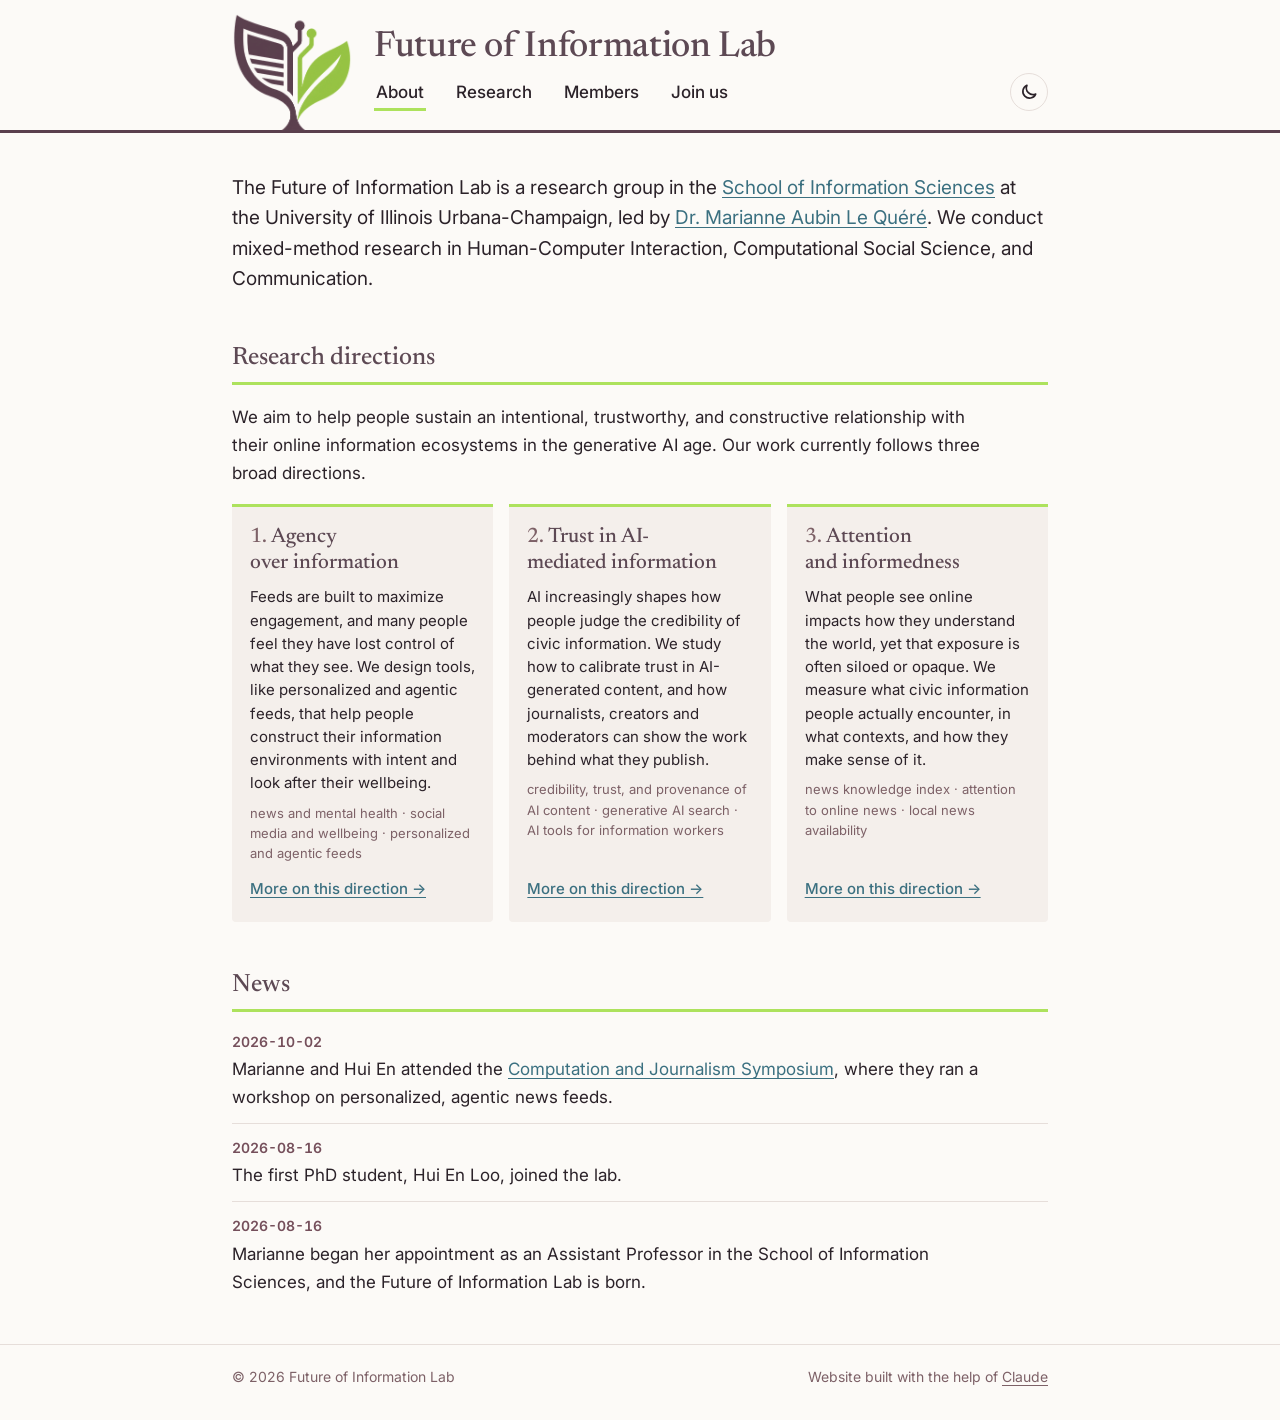
<file: index.html>
<!doctype html>
<html lang="en">
<head>
  <meta charset="utf-8">
  <meta name="viewport" content="width=device-width, initial-scale=1, viewport-fit=cover">
  <title>Future of Information Lab</title>
  <meta name="description" content="The Future of Information Lab (FOiL) at the University of Illinois Urbana-Champaign helps people sustain an intentional, trustworthy, and constructive relationship with their online information ecosystems.">
  <meta property="og:type" content="website">
  <meta property="og:site_name" content="Future of Information Lab">
  <meta property="og:title" content="Future of Information Lab">
  <meta property="og:description" content="The Future of Information Lab (FOiL) at the University of Illinois Urbana-Champaign helps people sustain an intentional, trustworthy, and constructive relationship with their online information ecosystems.">
  <meta property="og:url" content="https://future-of-information-lab.github.io/">
  <meta property="og:image" content="https://future-of-information-lab.github.io/assets/social-card.png">
  <meta property="og:image:width" content="1200">
  <meta property="og:image:height" content="630">
  <meta property="og:image:alt" content="The FOiL leaf logo beside the name Future of Information Lab">
  <meta name="twitter:card" content="summary_large_image">
  <link rel="icon" href="favicon.png" type="image/png">
  <link rel="apple-touch-icon" href="apple-touch-icon.png">
  <link rel="preconnect" href="https://fonts.googleapis.com">
  <link rel="preconnect" href="https://fonts.gstatic.com" crossorigin>
  <link rel="stylesheet" href="https://fonts.googleapis.com/css2?family=Newsreader:ital,opsz,wght@0,6..72,400;0,6..72,500;0,6..72,600;1,6..72,400&amp;family=Inter:opsz,wght@14..32,400;14..32,500;14..32,600&amp;display=swap">
  <link rel="stylesheet" href="assets/css/foil.css?v=20261009o">
</head>
<body>
<script>
  /* apply a saved day/night choice before the page paints */
  try { var t = localStorage.getItem('foil-theme'); if (t) document.documentElement.setAttribute('data-theme', t); } catch (e) {}
</script>
<a class="skip" href="#main">Skip to content</a>
<header class="site-header" id="site-header">
  <div class="masthead wrap">
    <a class="brand brand-full" href="index.html" aria-label="Future of Information Lab, home">
      <img class="logo-light" src="assets/logo/foil-mark.png" alt="" width="255" height="256">
      <img class="logo-dark" src="assets/logo/foil-mark-night.png" alt="" width="255" height="256">
      <span class="wordmark">Future of Information Lab</span>
    </a>
  </div>
  <div class="bar wrap">
    <a class="brand brand-compact" href="index.html" aria-label="FOiL, home">
      <img class="logo-light" src="assets/logo/foil-mark.png" alt="" width="255" height="256">
      <img class="logo-dark" src="assets/logo/foil-mark-night.png" alt="" width="255" height="256">
      <span class="wordmark-short" aria-hidden="true">FO<span class="foil-i">ı</span>L</span>
    </a>
    <nav class="site-nav" aria-label="Main">
      <ul>
        <li><a href="index.html" aria-current="page">About</a></li>
        <li><a href="research.html">Research</a></li>
        <li><a href="members.html">Members</a></li>
        <li><a href="join.html">Join us</a></li>
      </ul>
    </nav>
    <button class="theme-toggle" type="button" id="theme-toggle" aria-label="Switch to night mode" title="Switch to night mode">
      <svg class="icon-moon" viewBox="0 0 24 24" width="20" height="20" aria-hidden="true"><path d="M20 14.5A8 8 0 0 1 9.5 4a8 8 0 1 0 10.5 10.5Z" fill="none" stroke="currentColor" stroke-width="2" stroke-linejoin="round"/></svg>
      <svg class="icon-sun" viewBox="0 0 24 24" width="20" height="20" aria-hidden="true"><circle cx="12" cy="12" r="4.5" fill="none" stroke="currentColor" stroke-width="2"/><path d="M12 2.5v2.5M12 19v2.5M2.5 12H5M19 12h2.5M5.3 5.3l1.8 1.8M16.9 16.9l1.8 1.8M5.3 18.7l1.8-1.8M16.9 7.1l1.8-1.8" stroke="currentColor" stroke-width="2" stroke-linecap="round"/></svg>
    </button>
  </div>
</header>

<main id="main" class="wrap">
  <h1 class="sr-only">Future of Information Lab</h1>
  <section class="about" aria-label="About the lab">
    <p class="lead">The Future of Information Lab is a research group in the <a href="https://ischool.illinois.edu/">School of Information Sciences</a> at the University of Illinois Urbana-Champaign, led by <a href="members.html">Dr. Marianne Aubin Le Quéré</a>. We conduct mixed-method research in Human-Computer Interaction, Computational Social Science, and Communication.</p>
  </section>

  <section aria-labelledby="directions-title">
    <h2 class="section-title" id="directions-title">Research directions</h2>
    <p>We aim to help people sustain an intentional, trustworthy, and constructive relationship with their online information ecosystems in the generative AI age. Our work currently follows three broad directions.</p>
    <ol class="dir-cards">
      <li class="dir-card">
        <h3>Agency over information</h3>
        <p>Feeds are built to maximize engagement, and many people feel they have lost control of what they see. We design tools, like personalized and agentic feeds, that help people construct their information environments with intent and look after their wellbeing.</p>
        <p class="dir-themes">news and mental health · social media and wellbeing · personalized and agentic feeds</p>
        <a class="more" href="research.html#agency">More on this direction →</a>
      </li>
      <li class="dir-card">
        <h3>Trust in AI-mediated information</h3>
        <p>AI increasingly shapes how people judge the credibility of civic information. We study how to calibrate trust in AI-generated content, and how journalists, creators and moderators can show the work behind what they publish.</p>
        <p class="dir-themes">credibility, trust, and provenance of AI content · generative AI search · AI tools for information workers</p>
        <a class="more" href="research.html#trust">More on this direction →</a>
      </li>
      <li class="dir-card">
        <h3>Attention and informedness</h3>
        <p>What people see online impacts how they understand the world, yet that exposure is often siloed or opaque. We measure what civic information people actually encounter, in what contexts, and how they make sense of it.</p>
        <p class="dir-themes">news knowledge index · attention to online news · local news availability</p>
        <a class="more" href="research.html#attention">More on this direction →</a>
      </li>
    </ol>
  </section>

  <section aria-labelledby="news-title">
    <h2 class="section-title" id="news-title">News</h2>
    <ul class="news">
      <li><time datetime="2026-10-02">2026-10-02</time><p>Marianne and Hui En attended the <a href="https://www.cj2026.northwestern.edu">Computation and Journalism Symposium</a>, where they ran a workshop on personalized, agentic news feeds.</p></li>
      <li><time datetime="2026-08-16">2026-08-16</time><p>The first PhD student, Hui En Loo, joined the lab.</p></li>
      <li><time datetime="2026-08-16">2026-08-16</time><p>Marianne began her appointment as an Assistant Professor in the School of Information Sciences, and the Future of Information Lab is born.</p></li>
    </ul>
  </section>
</main>

<footer class="site-footer">
  <div class="wrap">
    <p>© 2026 Future of Information Lab</p>
    <p>Website built with the help of <a href="https://www.anthropic.com/claude">Claude</a></p>
  </div>
</footer>
<script>
  /* day/night toggle: follows the system setting until the visitor picks one */
  (function () {
    var root = document.documentElement;
    var btn = document.getElementById('theme-toggle');
    var media = window.matchMedia('(prefers-color-scheme: dark)');
    function current() { return root.getAttribute('data-theme') || (media.matches ? 'dark' : 'light'); }
    function sync() {
      var dark = current() === 'dark';
      var text = dark ? 'Switch to day mode' : 'Switch to night mode';
      btn.setAttribute('aria-label', text);
      btn.title = text;
    }
    btn.addEventListener('click', function () {
      var next = current() === 'dark' ? 'light' : 'dark';
      root.setAttribute('data-theme', next);
      try { localStorage.setItem('foil-theme', next); } catch (e) {}
      sync();
    });
    if (media.addEventListener) media.addEventListener('change', sync);
    sync();
  })();

  /* pin the menu bar: once the masthead has scrolled away, show the compact FOiL logo */
  (function () {
    var header = document.getElementById('site-header');
    var masthead = header.querySelector('.masthead');
    var limit = masthead.offsetHeight - 1;
    function update() {
      header.classList.toggle('is-stuck', window.scrollY >= limit);
    }
    function measure() { limit = masthead.offsetHeight - 1; update(); }
    window.addEventListener('scroll', update, { passive: true });
    window.addEventListener('resize', measure);
    window.addEventListener('pageshow', measure);
    update();
  })();
</script>
</body>
</html>
</file>
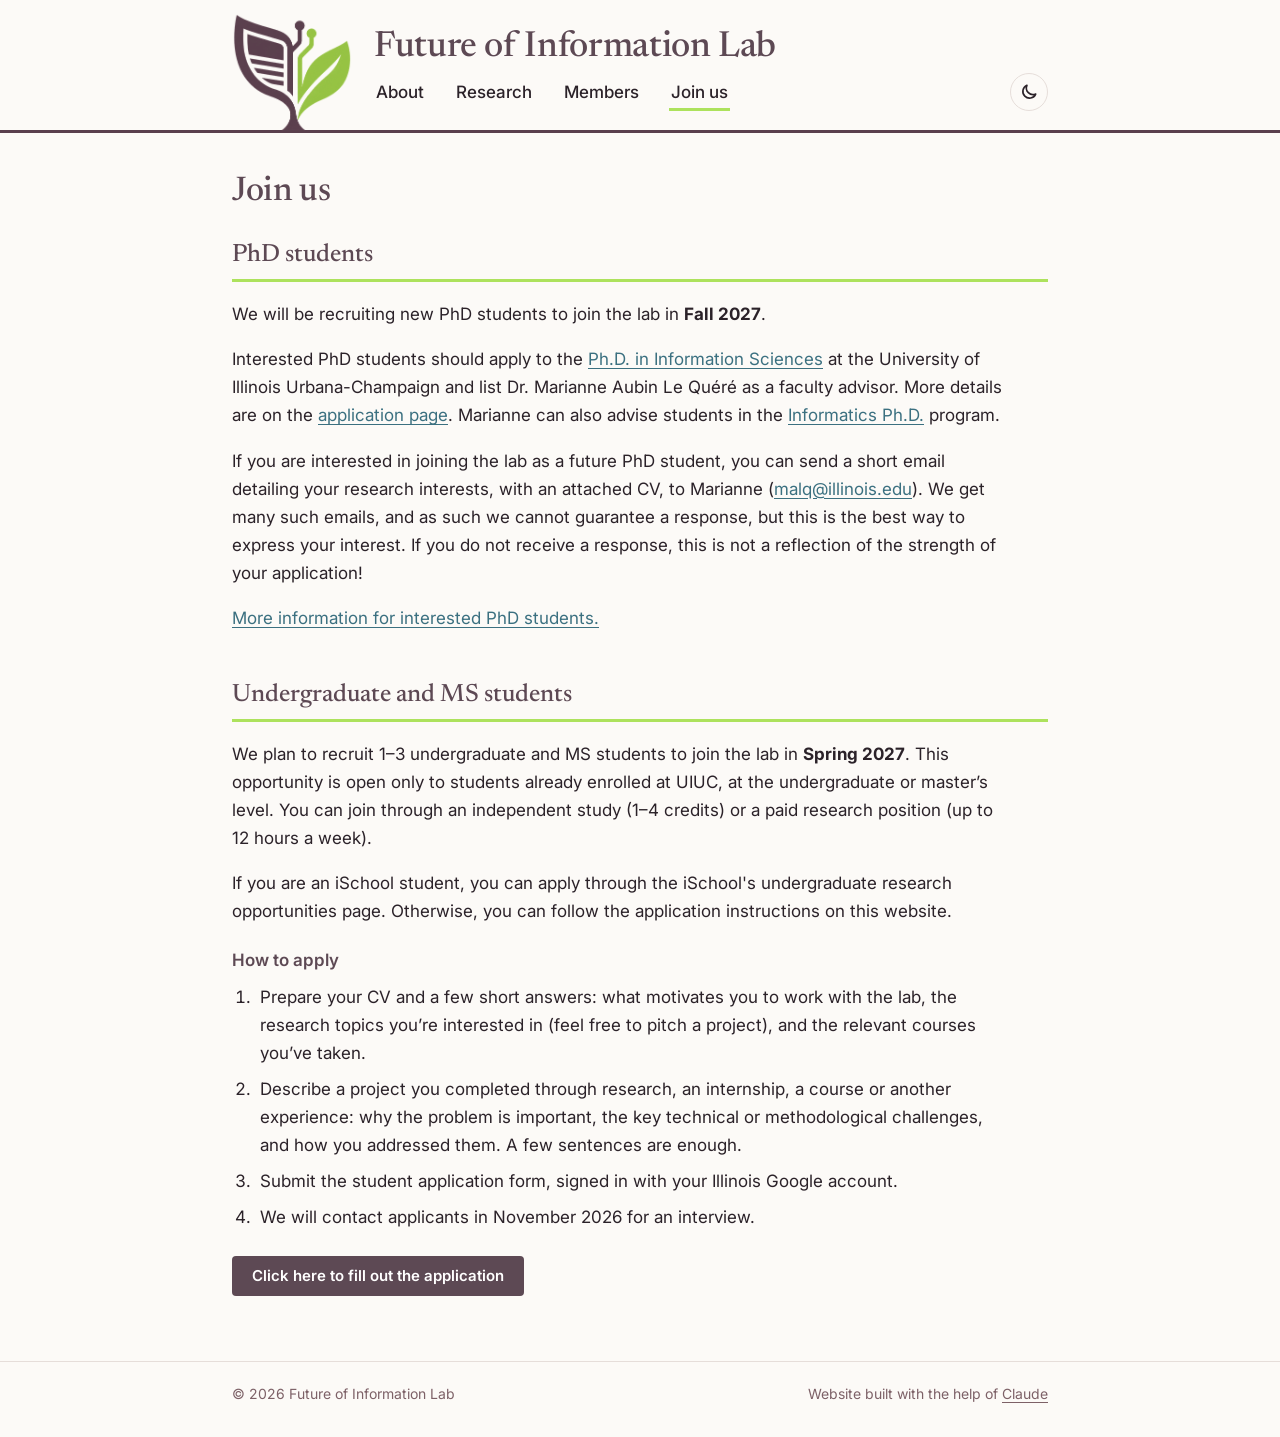
<file: join.html>
<!doctype html>
<html lang="en">
<head>
  <meta charset="utf-8">
  <meta name="viewport" content="width=device-width, initial-scale=1, viewport-fit=cover">
  <title>Join us · Future of Information Lab</title>
  <meta name="description" content="How to join the Future of Information Lab as a PhD, MS or undergraduate student.">
  <meta property="og:type" content="website">
  <meta property="og:site_name" content="Future of Information Lab">
  <meta property="og:title" content="Join us · Future of Information Lab">
  <meta property="og:description" content="How to join the Future of Information Lab as a PhD, MS or undergraduate student.">
  <meta property="og:url" content="https://future-of-information-lab.github.io/join.html">
  <meta property="og:image" content="https://future-of-information-lab.github.io/assets/social-card.png">
  <meta property="og:image:width" content="1200">
  <meta property="og:image:height" content="630">
  <meta property="og:image:alt" content="The FOiL leaf logo beside the name Future of Information Lab">
  <meta name="twitter:card" content="summary_large_image">
  <link rel="icon" href="favicon.png" type="image/png">
  <link rel="apple-touch-icon" href="apple-touch-icon.png">
  <link rel="preconnect" href="https://fonts.googleapis.com">
  <link rel="preconnect" href="https://fonts.gstatic.com" crossorigin>
  <link rel="stylesheet" href="https://fonts.googleapis.com/css2?family=Newsreader:ital,opsz,wght@0,6..72,400;0,6..72,500;0,6..72,600;1,6..72,400&amp;family=Inter:opsz,wght@14..32,400;14..32,500;14..32,600&amp;display=swap">
  <link rel="stylesheet" href="assets/css/foil.css?v=20261009o">
</head>
<body>
<script>
  /* apply a saved day/night choice before the page paints */
  try { var t = localStorage.getItem('foil-theme'); if (t) document.documentElement.setAttribute('data-theme', t); } catch (e) {}
</script>
<a class="skip" href="#main">Skip to content</a>
<header class="site-header" id="site-header">
  <div class="masthead wrap">
    <a class="brand brand-full" href="index.html" aria-label="Future of Information Lab, home">
      <img class="logo-light" src="assets/logo/foil-mark.png" alt="" width="255" height="256">
      <img class="logo-dark" src="assets/logo/foil-mark-night.png" alt="" width="255" height="256">
      <span class="wordmark">Future of Information Lab</span>
    </a>
  </div>
  <div class="bar wrap">
    <a class="brand brand-compact" href="index.html" aria-label="FOiL, home">
      <img class="logo-light" src="assets/logo/foil-mark.png" alt="" width="255" height="256">
      <img class="logo-dark" src="assets/logo/foil-mark-night.png" alt="" width="255" height="256">
      <span class="wordmark-short" aria-hidden="true">FO<span class="foil-i">ı</span>L</span>
    </a>
    <nav class="site-nav" aria-label="Main">
      <ul>
        <li><a href="index.html">About</a></li>
        <li><a href="research.html">Research</a></li>
        <li><a href="members.html">Members</a></li>
        <li><a href="join.html" aria-current="page">Join us</a></li>
      </ul>
    </nav>
    <button class="theme-toggle" type="button" id="theme-toggle" aria-label="Switch to night mode" title="Switch to night mode">
      <svg class="icon-moon" viewBox="0 0 24 24" width="20" height="20" aria-hidden="true"><path d="M20 14.5A8 8 0 0 1 9.5 4a8 8 0 1 0 10.5 10.5Z" fill="none" stroke="currentColor" stroke-width="2" stroke-linejoin="round"/></svg>
      <svg class="icon-sun" viewBox="0 0 24 24" width="20" height="20" aria-hidden="true"><circle cx="12" cy="12" r="4.5" fill="none" stroke="currentColor" stroke-width="2"/><path d="M12 2.5v2.5M12 19v2.5M2.5 12H5M19 12h2.5M5.3 5.3l1.8 1.8M16.9 16.9l1.8 1.8M5.3 18.7l1.8-1.8M16.9 7.1l1.8-1.8" stroke="currentColor" stroke-width="2" stroke-linecap="round"/></svg>
    </button>
  </div>
</header>

<main id="main" class="wrap">
  <h1>Join us</h1>

  <section aria-labelledby="phd-title">
    <h2 class="section-title" id="phd-title">PhD students</h2>
    <p>We will be recruiting new PhD students to join the lab in <strong>Fall 2027</strong>.</p>
    <p>Interested PhD students should apply to the <a href="https://ischool.illinois.edu/academics/graduate/phd-information-sciences">Ph.D. in Information Sciences</a> at the University of Illinois Urbana-Champaign and list Dr. Marianne Aubin Le Quéré as a faculty advisor. More details are on the <a href="https://ischool.illinois.edu/academics/graduate/phd-information-sciences/apply">application page</a>. Marianne can also advise students in the <a href="https://informatics.ischool.illinois.edu/academics/informatics/phd-informatics/">Informatics Ph.D.</a> program.</p>
    <p>If you are interested in joining the lab as a future PhD student, you can send a short email detailing your research interests, with an attached CV, to Marianne (<a href="mailto:malq@illinois.edu">malq@illinois.edu</a>). We get many such emails, and as such we cannot guarantee a response, but this is the best way to express your interest. If you do not receive a response, this is not a reflection of the strength of your application!</p>
    <p><a href="http://mariannealq.com/faq/"> More information for interested PhD students. </a></p>
  </section>

  <section aria-labelledby="ugms-title">
    <h2 class="section-title" id="ugms-title">Undergraduate and MS students</h2>
    <p>We plan to recruit 1–3 undergraduate and MS students to join the lab in <strong>Spring 2027</strong>. This opportunity is open only to students already enrolled at UIUC, at the undergraduate or master’s level. You can join through an independent study (1–4 credits) or a paid research position (up to 12 hours a week).</p>
    <p>If you are an iSchool student, you can apply through the iSchool's undergraduate research opportunities page. Otherwise, you can follow the application instructions on this website.</p>
    <h3>How to apply</h3>
    <ol class="steps">
      <li>Prepare your CV and a few short answers: what motivates you to work with the lab, the research topics you’re interested in (feel free to pitch a project), and the relevant courses you’ve taken.</li>
      <li>Describe a project you completed through research, an internship, a course or another experience: why the problem is important, the key technical or methodological challenges, and how you addressed them. A few sentences are enough.</li>
      <li>Submit the student application form, signed in with your Illinois Google account.</li>
      <li>We will contact applicants in November 2026 for an interview.</li>
    </ol>
    <p><a class="btn" href="https://forms.gle/tYtFfq1YbSdCUDHt7">Click here to fill out the application</a></p>
  </section>
</main>

<footer class="site-footer">
  <div class="wrap">
    <p>© 2026 Future of Information Lab</p>
    <p>Website built with the help of <a href="https://www.anthropic.com/claude">Claude</a></p>
  </div>
</footer>
<script>
  /* day/night toggle: follows the system setting until the visitor picks one */
  (function () {
    var root = document.documentElement;
    var btn = document.getElementById('theme-toggle');
    var media = window.matchMedia('(prefers-color-scheme: dark)');
    function current() { return root.getAttribute('data-theme') || (media.matches ? 'dark' : 'light'); }
    function sync() {
      var dark = current() === 'dark';
      var text = dark ? 'Switch to day mode' : 'Switch to night mode';
      btn.setAttribute('aria-label', text);
      btn.title = text;
    }
    btn.addEventListener('click', function () {
      var next = current() === 'dark' ? 'light' : 'dark';
      root.setAttribute('data-theme', next);
      try { localStorage.setItem('foil-theme', next); } catch (e) {}
      sync();
    });
    if (media.addEventListener) media.addEventListener('change', sync);
    sync();
  })();

  /* pin the menu bar: once the masthead has scrolled away, show the compact FOiL logo */
  (function () {
    var header = document.getElementById('site-header');
    var masthead = header.querySelector('.masthead');
    var limit = masthead.offsetHeight - 1;
    function update() {
      header.classList.toggle('is-stuck', window.scrollY >= limit);
    }
    function measure() { limit = masthead.offsetHeight - 1; update(); }
    window.addEventListener('scroll', update, { passive: true });
    window.addEventListener('resize', measure);
    window.addEventListener('pageshow', measure);
    update();
  })();
</script>
</body>
</html>
</file>
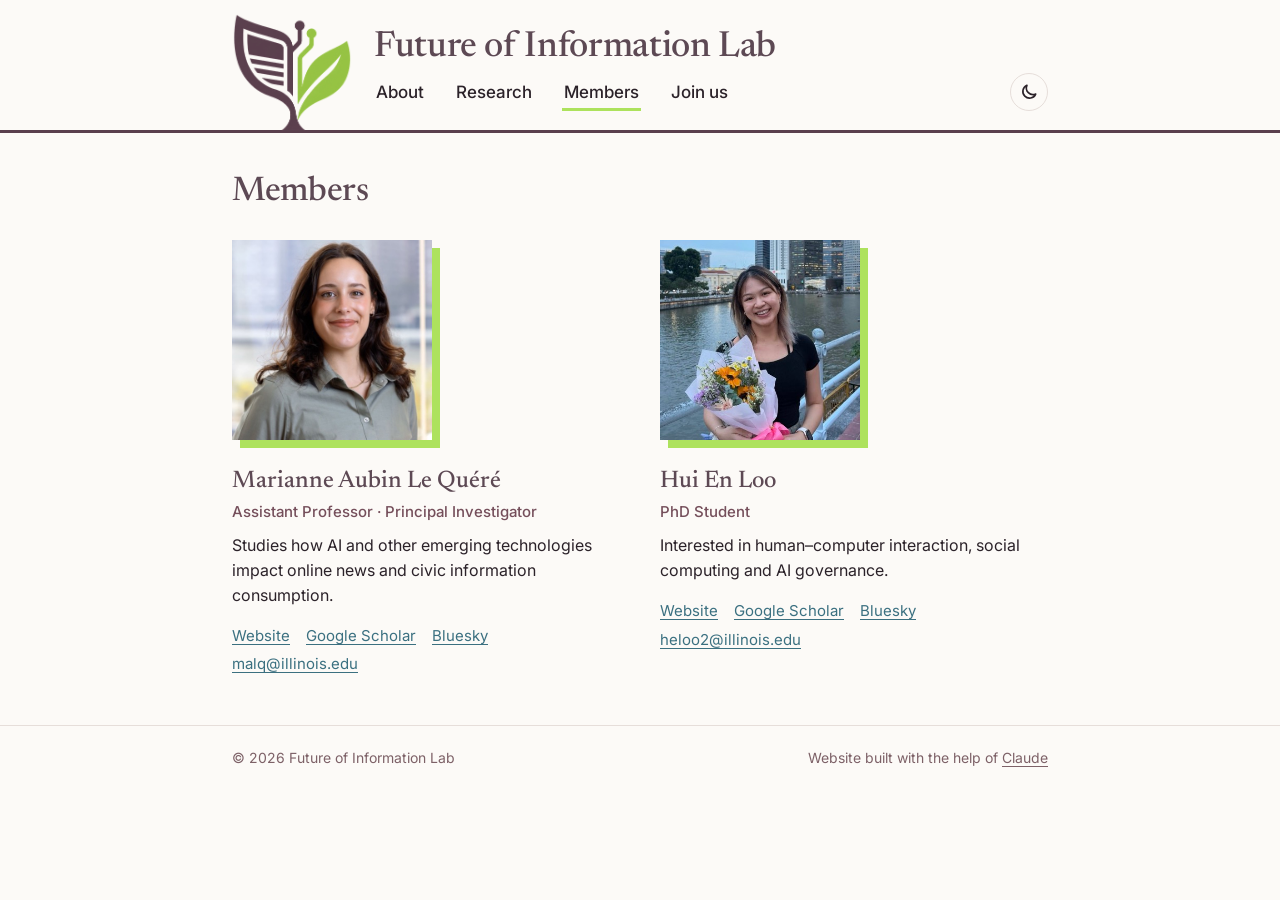
<file: members.html>
<!doctype html>
<html lang="en">
<head>
  <meta charset="utf-8">
  <meta name="viewport" content="width=device-width, initial-scale=1, viewport-fit=cover">
  <title>Members · Future of Information Lab</title>
  <meta name="description" content="People in the Future of Information Lab.">
  <meta property="og:type" content="website">
  <meta property="og:site_name" content="Future of Information Lab">
  <meta property="og:title" content="Members · Future of Information Lab">
  <meta property="og:description" content="People in the Future of Information Lab.">
  <meta property="og:url" content="https://future-of-information-lab.github.io/members.html">
  <meta property="og:image" content="https://future-of-information-lab.github.io/assets/social-card.png">
  <meta property="og:image:width" content="1200">
  <meta property="og:image:height" content="630">
  <meta property="og:image:alt" content="The FOiL leaf logo beside the name Future of Information Lab">
  <meta name="twitter:card" content="summary_large_image">
  <link rel="icon" href="favicon.png" type="image/png">
  <link rel="apple-touch-icon" href="apple-touch-icon.png">
  <link rel="preconnect" href="https://fonts.googleapis.com">
  <link rel="preconnect" href="https://fonts.gstatic.com" crossorigin>
  <link rel="stylesheet" href="https://fonts.googleapis.com/css2?family=Newsreader:ital,opsz,wght@0,6..72,400;0,6..72,500;0,6..72,600;1,6..72,400&amp;family=Inter:opsz,wght@14..32,400;14..32,500;14..32,600&amp;display=swap">
  <link rel="stylesheet" href="assets/css/foil.css?v=20261009o">
</head>
<body>
<script>
  /* apply a saved day/night choice before the page paints */
  try { var t = localStorage.getItem('foil-theme'); if (t) document.documentElement.setAttribute('data-theme', t); } catch (e) {}
</script>
<a class="skip" href="#main">Skip to content</a>
<header class="site-header" id="site-header">
  <div class="masthead wrap">
    <a class="brand brand-full" href="index.html" aria-label="Future of Information Lab, home">
      <img class="logo-light" src="assets/logo/foil-mark.png" alt="" width="255" height="256">
      <img class="logo-dark" src="assets/logo/foil-mark-night.png" alt="" width="255" height="256">
      <span class="wordmark">Future of Information Lab</span>
    </a>
  </div>
  <div class="bar wrap">
    <a class="brand brand-compact" href="index.html" aria-label="FOiL, home">
      <img class="logo-light" src="assets/logo/foil-mark.png" alt="" width="255" height="256">
      <img class="logo-dark" src="assets/logo/foil-mark-night.png" alt="" width="255" height="256">
      <span class="wordmark-short" aria-hidden="true">FO<span class="foil-i">ı</span>L</span>
    </a>
    <nav class="site-nav" aria-label="Main">
      <ul>
        <li><a href="index.html">About</a></li>
        <li><a href="research.html">Research</a></li>
        <li><a href="members.html" aria-current="page">Members</a></li>
        <li><a href="join.html">Join us</a></li>
      </ul>
    </nav>
    <button class="theme-toggle" type="button" id="theme-toggle" aria-label="Switch to night mode" title="Switch to night mode">
      <svg class="icon-moon" viewBox="0 0 24 24" width="20" height="20" aria-hidden="true"><path d="M20 14.5A8 8 0 0 1 9.5 4a8 8 0 1 0 10.5 10.5Z" fill="none" stroke="currentColor" stroke-width="2" stroke-linejoin="round"/></svg>
      <svg class="icon-sun" viewBox="0 0 24 24" width="20" height="20" aria-hidden="true"><circle cx="12" cy="12" r="4.5" fill="none" stroke="currentColor" stroke-width="2"/><path d="M12 2.5v2.5M12 19v2.5M2.5 12H5M19 12h2.5M5.3 5.3l1.8 1.8M16.9 16.9l1.8 1.8M5.3 18.7l1.8-1.8M16.9 7.1l1.8-1.8" stroke="currentColor" stroke-width="2" stroke-linecap="round"/></svg>
    </button>
  </div>
</header>

<main id="main" class="wrap">
  <h1>Members</h1>
  <ul class="people">
    <li class="person">
      <img class="portrait" src="assets/people/marianne-aubin-le-quere.jpg" alt="Marianne Aubin Le Quéré" width="480" height="480">
      <h2>Marianne Aubin Le Quéré</h2>
      <p class="role">Assistant Professor · Principal Investigator</p>
      <p>Studies how AI and other emerging technologies impact online news and civic information consumption.</p>
      <ul class="links">
        <li><a href="https://mariannealq.com/">Website</a></li>
        <li><a href="https://scholar.google.com/citations?user=u3sO_OkAAAAJ">Google Scholar</a></li>
        <li><a href="https://bsky.app/profile/mariannealq.bsky.social">Bluesky</a></li>
        <li><a href="mailto:malq@illinois.edu">malq@illinois.edu</a></li>
      </ul>
    </li>
    <li class="person">
      <img class="portrait" src="assets/people/hui-en-loo.jpg" alt="Hui En Loo" width="380" height="380">
      <h2>Hui En Loo</h2>
      <p class="role">PhD Student</p>
      <p>Interested in human–computer interaction, social computing and AI governance.</p>
      <ul class="links">
        <li><a href="https://www.loohuien.com/">Website</a></li>
        <li><a href="https://scholar.google.com/citations?user=97S76QEAAAAJ">Google Scholar</a></li>
        <li><a href="https://bsky.app/profile/huienheather.bsky.social">Bluesky</a></li>
        <li><a href="mailto:heloo2@illinois.edu">heloo2@illinois.edu</a></li>
      </ul>
    </li>
  </ul>
</main>

<footer class="site-footer">
  <div class="wrap">
    <p>© 2026 Future of Information Lab</p>
    <p>Website built with the help of <a href="https://www.anthropic.com/claude">Claude</a></p>
  </div>
</footer>
<script>
  /* day/night toggle: follows the system setting until the visitor picks one */
  (function () {
    var root = document.documentElement;
    var btn = document.getElementById('theme-toggle');
    var media = window.matchMedia('(prefers-color-scheme: dark)');
    function current() { return root.getAttribute('data-theme') || (media.matches ? 'dark' : 'light'); }
    function sync() {
      var dark = current() === 'dark';
      var text = dark ? 'Switch to day mode' : 'Switch to night mode';
      btn.setAttribute('aria-label', text);
      btn.title = text;
    }
    btn.addEventListener('click', function () {
      var next = current() === 'dark' ? 'light' : 'dark';
      root.setAttribute('data-theme', next);
      try { localStorage.setItem('foil-theme', next); } catch (e) {}
      sync();
    });
    if (media.addEventListener) media.addEventListener('change', sync);
    sync();
  })();

  /* pin the menu bar: once the masthead has scrolled away, show the compact FOiL logo */
  (function () {
    var header = document.getElementById('site-header');
    var masthead = header.querySelector('.masthead');
    var limit = masthead.offsetHeight - 1;
    function update() {
      header.classList.toggle('is-stuck', window.scrollY >= limit);
    }
    function measure() { limit = masthead.offsetHeight - 1; update(); }
    window.addEventListener('scroll', update, { passive: true });
    window.addEventListener('resize', measure);
    window.addEventListener('pageshow', measure);
    update();
  })();
</script>
</body>
</html>
</file>
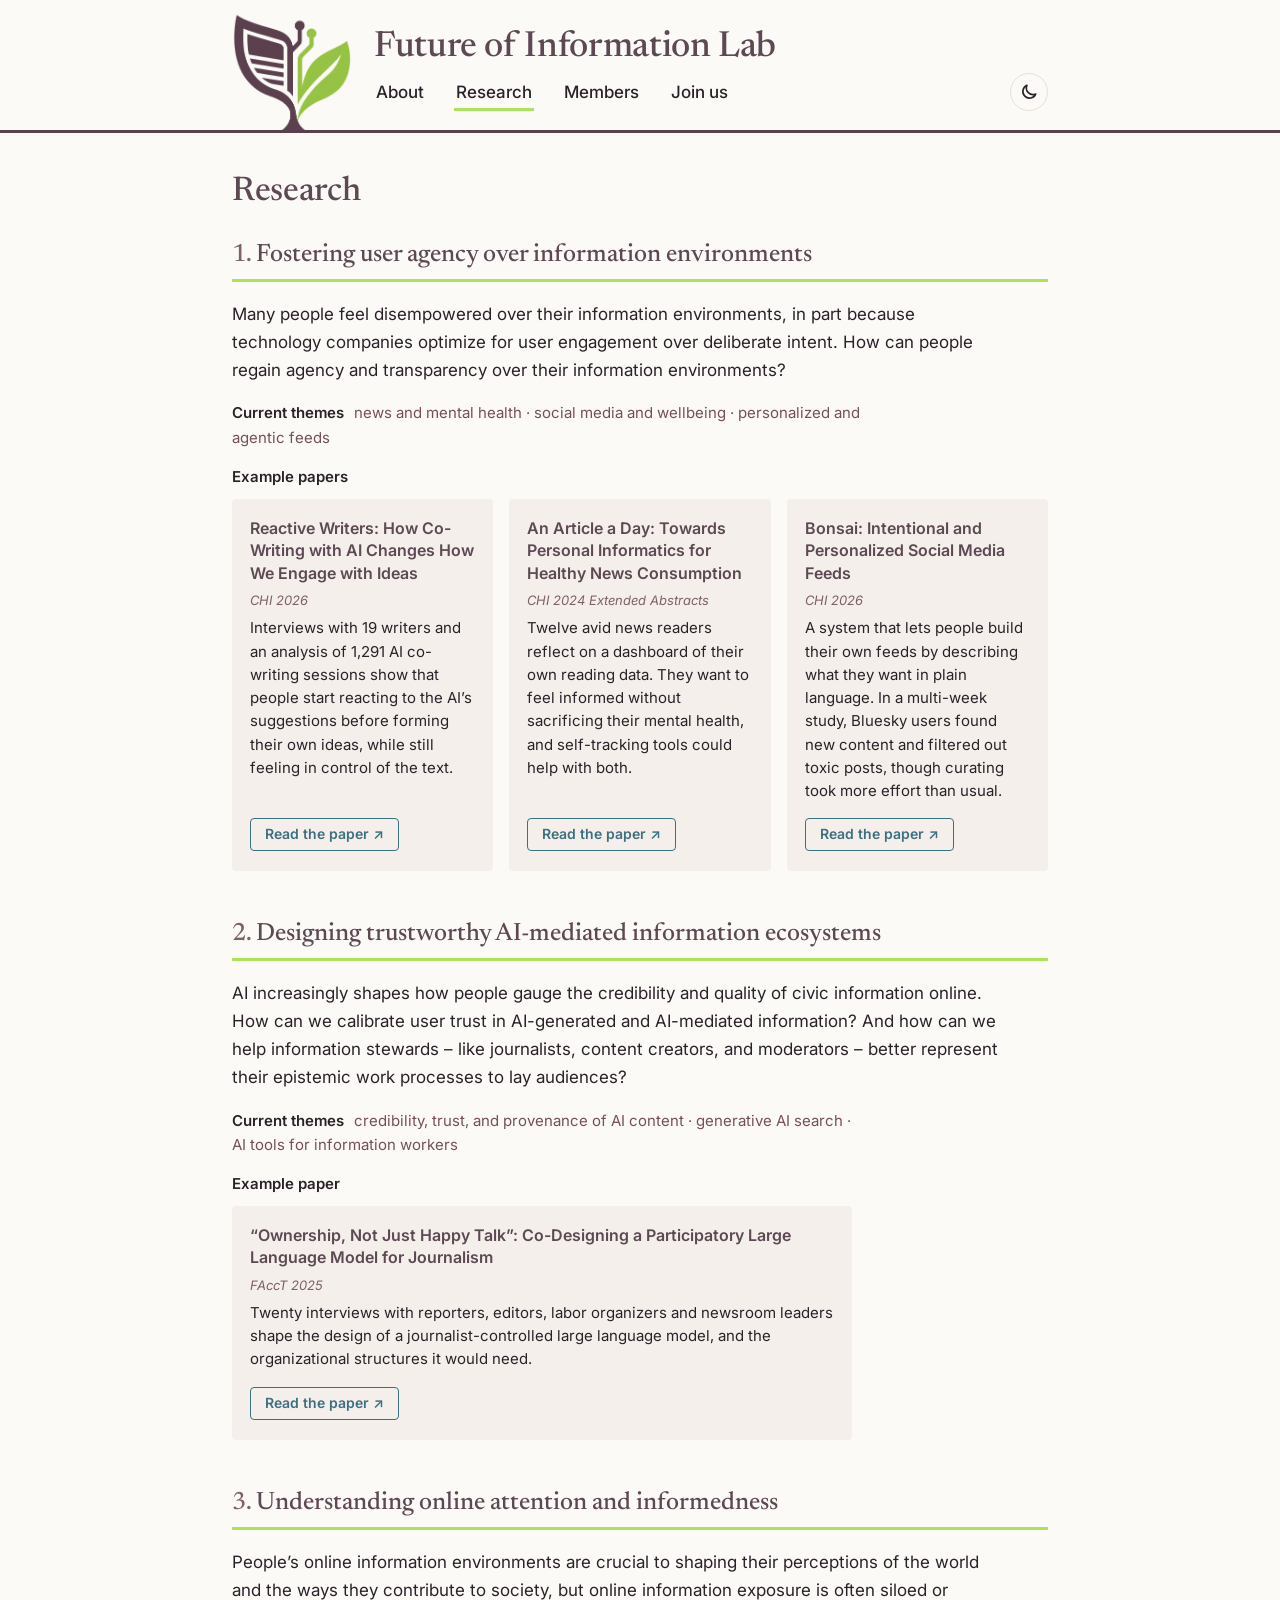
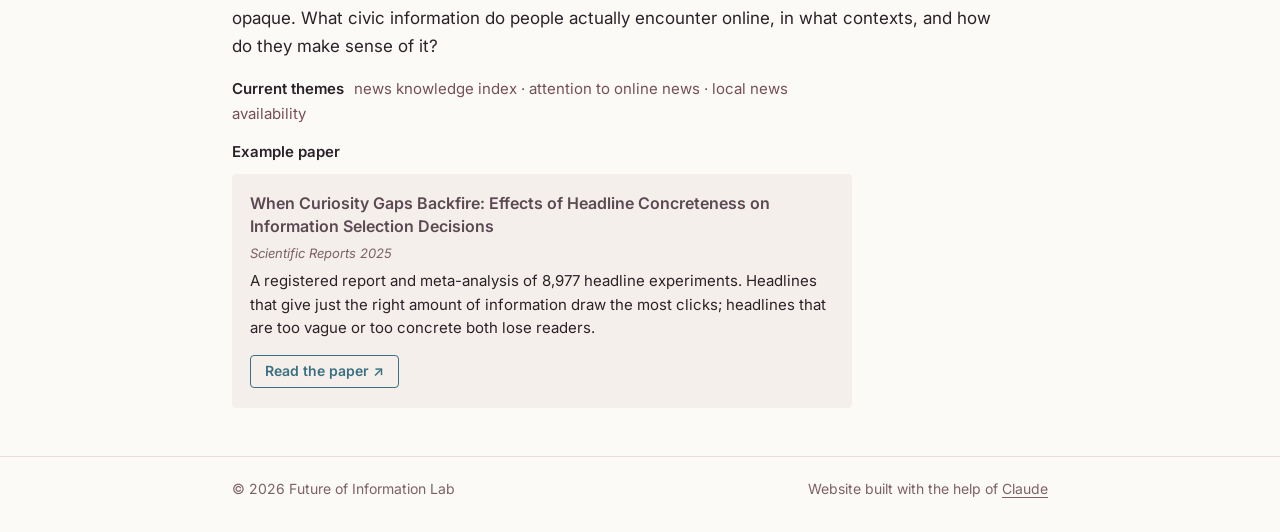
<file: research.html>
<!doctype html>
<html lang="en">
<head>
  <meta charset="utf-8">
  <meta name="viewport" content="width=device-width, initial-scale=1, viewport-fit=cover">
  <title>Research · Future of Information Lab</title>
  <meta name="description" content="Research directions of the Future of Information Lab: user agency, trustworthy AI-mediated information, and online attention and informedness.">
  <meta property="og:type" content="website">
  <meta property="og:site_name" content="Future of Information Lab">
  <meta property="og:title" content="Research · Future of Information Lab">
  <meta property="og:description" content="Research directions of the Future of Information Lab: user agency, trustworthy AI-mediated information, and online attention and informedness.">
  <meta property="og:url" content="https://future-of-information-lab.github.io/research.html">
  <meta property="og:image" content="https://future-of-information-lab.github.io/assets/social-card.png">
  <meta property="og:image:width" content="1200">
  <meta property="og:image:height" content="630">
  <meta property="og:image:alt" content="The FOiL leaf logo beside the name Future of Information Lab">
  <meta name="twitter:card" content="summary_large_image">
  <link rel="icon" href="favicon.png" type="image/png">
  <link rel="apple-touch-icon" href="apple-touch-icon.png">
  <link rel="preconnect" href="https://fonts.googleapis.com">
  <link rel="preconnect" href="https://fonts.gstatic.com" crossorigin>
  <link rel="stylesheet" href="https://fonts.googleapis.com/css2?family=Newsreader:ital,opsz,wght@0,6..72,400;0,6..72,500;0,6..72,600;1,6..72,400&amp;family=Inter:opsz,wght@14..32,400;14..32,500;14..32,600&amp;display=swap">
  <link rel="stylesheet" href="assets/css/foil.css?v=20261009o">
</head>
<body>
<script>
  /* apply a saved day/night choice before the page paints */
  try { var t = localStorage.getItem('foil-theme'); if (t) document.documentElement.setAttribute('data-theme', t); } catch (e) {}
</script>
<a class="skip" href="#main">Skip to content</a>
<header class="site-header" id="site-header">
  <div class="masthead wrap">
    <a class="brand brand-full" href="index.html" aria-label="Future of Information Lab, home">
      <img class="logo-light" src="assets/logo/foil-mark.png" alt="" width="255" height="256">
      <img class="logo-dark" src="assets/logo/foil-mark-night.png" alt="" width="255" height="256">
      <span class="wordmark">Future of Information Lab</span>
    </a>
  </div>
  <div class="bar wrap">
    <a class="brand brand-compact" href="index.html" aria-label="FOiL, home">
      <img class="logo-light" src="assets/logo/foil-mark.png" alt="" width="255" height="256">
      <img class="logo-dark" src="assets/logo/foil-mark-night.png" alt="" width="255" height="256">
      <span class="wordmark-short" aria-hidden="true">FO<span class="foil-i">ı</span>L</span>
    </a>
    <nav class="site-nav" aria-label="Main">
      <ul>
        <li><a href="index.html">About</a></li>
        <li><a href="research.html" aria-current="page">Research</a></li>
        <li><a href="members.html">Members</a></li>
        <li><a href="join.html">Join us</a></li>
      </ul>
    </nav>
    <button class="theme-toggle" type="button" id="theme-toggle" aria-label="Switch to night mode" title="Switch to night mode">
      <svg class="icon-moon" viewBox="0 0 24 24" width="20" height="20" aria-hidden="true"><path d="M20 14.5A8 8 0 0 1 9.5 4a8 8 0 1 0 10.5 10.5Z" fill="none" stroke="currentColor" stroke-width="2" stroke-linejoin="round"/></svg>
      <svg class="icon-sun" viewBox="0 0 24 24" width="20" height="20" aria-hidden="true"><circle cx="12" cy="12" r="4.5" fill="none" stroke="currentColor" stroke-width="2"/><path d="M12 2.5v2.5M12 19v2.5M2.5 12H5M19 12h2.5M5.3 5.3l1.8 1.8M16.9 16.9l1.8 1.8M5.3 18.7l1.8-1.8M16.9 7.1l1.8-1.8" stroke="currentColor" stroke-width="2" stroke-linecap="round"/></svg>
    </button>
  </div>
</header>

<main id="main" class="wrap">
  <h1>Research</h1>
  <section class="direction" id="agency" aria-labelledby="agency-t">
    <h2 class="section-title" id="agency-t"><span class="num">1.</span> Fostering user agency over information environments</h2>
    <p>Many people feel disempowered over their information environments, in part because technology companies optimize for user engagement over deliberate intent. How can people regain agency and transparency over their information environments?</p>
    <p class="themes"><span>Current themes</span> news and mental health · social media and wellbeing · personalized and agentic feeds</p>
    <h3 class="label">Example papers</h3>
    <ul class="papers">
      <li class="paper">
        <h4>Reactive Writers: How Co-Writing with AI Changes How We Engage with Ideas</h4>
        <p class="venue">CHI 2026</p>
        <p>Interviews with 19 writers and an analysis of 1,291 AI co-writing sessions show that people start reacting to the AI’s suggestions before forming their own ideas, while still feeling in control of the text.</p>
        <a class="btn-paper" href="https://dl.acm.org/doi/abs/10.1145/3772318.3791529">Read the paper <span aria-hidden="true">↗</span></a>
      </li>
      <li class="paper">
        <h4>An Article a Day: Towards Personal Informatics for Healthy News Consumption</h4>
        <p class="venue">CHI 2024 Extended Abstracts</p>
        <p>Twelve avid news readers reflect on a dashboard of their own reading data. They want to feel informed without sacrificing their mental health, and self-tracking tools could help with both.</p>
        <a class="btn-paper" href="https://dl.acm.org/doi/full/10.1145/3613905.3650854">Read the paper <span aria-hidden="true">↗</span></a>
      </li>
      <li class="paper">
        <h4>Bonsai: Intentional and Personalized Social Media Feeds</h4>
        <p class="venue">CHI 2026</p>
        <p>A system that lets people build their own feeds by describing what they want in plain language. In a multi-week study, Bluesky users found new content and filtered out toxic posts, though curating took more effort than usual.</p>
        <a class="btn-paper" href="https://dl.acm.org/doi/abs/10.1145/3772318.3791855">Read the paper <span aria-hidden="true">↗</span></a>
      </li>
    </ul>
  </section>

  <section class="direction" id="trust" aria-labelledby="trust-t">
    <h2 class="section-title" id="trust-t"><span class="num">2.</span> Designing trustworthy AI-mediated information ecosystems</h2>
    <p>AI increasingly shapes how people gauge the credibility and quality of civic information online. How can we calibrate user trust in AI-generated and AI-mediated information? And how can we help information stewards – like journalists, content creators, and moderators – better represent their epistemic work processes to lay audiences?</p>
    <p class="themes"><span>Current themes</span> credibility, trust, and provenance of AI content · generative AI search · AI tools for information workers</p>
    <h3 class="label">Example paper</h3>
    <ul class="papers single">
      <li class="paper">
        <h4>“Ownership, Not Just Happy Talk”: Co-Designing a Participatory Large Language Model for Journalism</h4>
        <p class="venue">FAccT 2025</p>
        <p>Twenty interviews with reporters, editors, labor organizers and newsroom leaders shape the design of a journalist-controlled large language model, and the organizational structures it would need.</p>
        <a class="btn-paper" href="https://dl.acm.org/doi/abs/10.1145/3715275.3732198">Read the paper <span aria-hidden="true">↗</span></a>
      </li>
    </ul>
  </section>

  <section class="direction" id="attention" aria-labelledby="attention-t">
    <h2 class="section-title" id="attention-t"><span class="num">3.</span> Understanding online attention and informedness</h2>
    <p>People’s online information environments are crucial to shaping their perceptions of the world and the ways they contribute to society, but online information exposure is often siloed or opaque. What civic information do people actually encounter online, in what contexts, and how do they make sense of it?</p>
    <p class="themes"><span>Current themes</span> news knowledge index · attention to online news · local news availability</p>
    <h3 class="label">Example paper</h3>
    <ul class="papers single">
      <li class="paper">
        <h4>When Curiosity Gaps Backfire: Effects of Headline Concreteness on Information Selection Decisions</h4>
        <p class="venue">Scientific Reports 2025</p>
        <p>A registered report and meta-analysis of 8,977 headline experiments. Headlines that give just the right amount of information draw the most clicks; headlines that are too vague or too concrete both lose readers.</p>
        <a class="btn-paper" href="https://www.nature.com/articles/s41598-024-81575-9">Read the paper <span aria-hidden="true">↗</span></a>
      </li>
    </ul>
  </section>
</main>

<footer class="site-footer">
  <div class="wrap">
    <p>© 2026 Future of Information Lab</p>
    <p>Website built with the help of <a href="https://www.anthropic.com/claude">Claude</a></p>
  </div>
</footer>
<script>
  /* day/night toggle: follows the system setting until the visitor picks one */
  (function () {
    var root = document.documentElement;
    var btn = document.getElementById('theme-toggle');
    var media = window.matchMedia('(prefers-color-scheme: dark)');
    function current() { return root.getAttribute('data-theme') || (media.matches ? 'dark' : 'light'); }
    function sync() {
      var dark = current() === 'dark';
      var text = dark ? 'Switch to day mode' : 'Switch to night mode';
      btn.setAttribute('aria-label', text);
      btn.title = text;
    }
    btn.addEventListener('click', function () {
      var next = current() === 'dark' ? 'light' : 'dark';
      root.setAttribute('data-theme', next);
      try { localStorage.setItem('foil-theme', next); } catch (e) {}
      sync();
    });
    if (media.addEventListener) media.addEventListener('change', sync);
    sync();
  })();

  /* pin the menu bar: once the masthead has scrolled away, show the compact FOiL logo */
  (function () {
    var header = document.getElementById('site-header');
    var masthead = header.querySelector('.masthead');
    var limit = masthead.offsetHeight - 1;
    function update() {
      header.classList.toggle('is-stuck', window.scrollY >= limit);
    }
    function measure() { limit = masthead.offsetHeight - 1; update(); }
    window.addEventListener('scroll', update, { passive: true });
    window.addEventListener('resize', measure);
    window.addEventListener('pageshow', measure);
    update();
  })();
</script>
</body>
</html>
</file>
<file: assets/css/foil.css>
/* FOiL — Future of Information Lab
   Site stylesheet. Colours and fonts come from the FOiL Design Language v1
   (Plum & Lime colourway). Components use the role tokens below, never hex
   values, so a colourway change only touches this block.

   Layout: one reading column, text first, in the style of an academic
   homepage. Plum carries text, rules and buttons; lime is used only as a
   fill (active nav underline, section rules, portrait offset). */

:root {
  /* palette — design language tokens */
  --foil-ink: #2B2229;
  --foil-plum: #5D4954;
  --foil-plum-700: #754F5B;
  --foil-plum-500: #7D6167;
  --foil-slate: #3B7080;
  --foil-lime: #ADE25D;
  --foil-butter: #F2E47E;
  --foil-blush: #F9E0D9;
  --foil-ground: #FCFAF7;
  --foil-line: #E6DEDA;

  /* roles (light) */
  --ground: var(--foil-ground);
  --line: var(--foil-line);
  --rule: #5A3F4D; /* the plum of the logo artwork, so the mark and the rule read as one */
  --text: var(--foil-ink);
  --text-2: var(--foil-plum-700);
  --text-3: var(--foil-plum-500);
  --heading: var(--foil-plum);
  --link: var(--foil-slate);
  --accent: var(--foil-lime);
  --btn-bg: var(--foil-plum);
  --btn-text: #FFFFFF;
  --btn-hover: var(--foil-plum-700);
  --photo: var(--foil-blush);
  --selection: var(--foil-butter);
  --card: #F4EFEB;
  --shadow: rgba(43, 34, 41, .35);


  /* type */
  --display: "Newsreader", "Iowan Old Style", "Palatino Linotype", Georgia, serif;
  --body: "Inter", "Helvetica Neue", Arial, system-ui, sans-serif;

  --page: 880px;
  --gutter: clamp(16px, 4vw, 32px);
  --radius: 4px;
}

@media (prefers-color-scheme: dark) {
  :root:not([data-theme="light"]) {
    --ground: #2B2229; --line: #4A3D43; --rule: #F8DFD8;
    --text: #F3ECE8; --text-2: #D9CBC9; --text-3: #B9A7A8; --heading: #F9E0D9; --link: #9CCFD9;
    --btn-bg: #F9E0D9; --btn-text: #2B2229; --btn-hover: #FFFFFF;
    --photo: #3A2F35;
    --selection: rgba(242, 228, 126, .35);
    --card: #362B31; --shadow: rgba(0, 0, 0, .7);
    color-scheme: dark;
  }
}
:root[data-theme="dark"] {
  --ground: #2B2229; --line: #4A3D43; --rule: #F8DFD8;
  --text: #F3ECE8; --text-2: #D9CBC9; --text-3: #B9A7A8; --heading: #F9E0D9; --link: #9CCFD9;
  --btn-bg: #F9E0D9; --btn-text: #2B2229; --btn-hover: #FFFFFF;
  --photo: #3A2F35;
  --selection: rgba(242, 228, 126, .35);
  --card: #362B31; --shadow: rgba(0, 0, 0, .7);
  color-scheme: dark;
}

/* ---------- base ---------- */
*, *::before, *::after { box-sizing: border-box; }
body {
  margin: 0;
  background: var(--ground);
  color: var(--text);
  font: 400 17px/1.65 var(--body);
  -webkit-font-smoothing: antialiased;
}
img { max-width: 100%; }
a { color: var(--link); text-underline-offset: .18em; }
::selection { background: var(--selection); }
:focus-visible { outline: 2px solid var(--link); outline-offset: 2px; }
p { margin: 0 0 1em; max-width: 70ch; }
h1, h2, h3 { color: var(--heading); margin: 0; text-wrap: balance; }
h1 { font: 500 34px/1.15 var(--display); letter-spacing: -0.01em; margin-bottom: 28px; }
h2 { font: 500 25px/1.25 var(--display); }
h3 { font: 600 17px/1.4 var(--body); margin: 24px 0 10px; }

.wrap { max-width: var(--page); margin-inline: auto; padding-inline: var(--gutter); }
.skip { position: absolute; left: -999px; }
.skip:focus { left: 8px; top: 8px; z-index: 10; background: var(--ground); padding: 8px 12px; }
.sr-only { position: absolute; width: 1px; height: 1px; overflow: hidden; clip: rect(0 0 0 0); white-space: nowrap; }

.btn {
  display: inline-block; padding: 11px 20px; border-radius: var(--radius);
  background: var(--btn-bg); color: var(--btn-text); text-decoration: none;
  font: 600 15px/1.2 var(--body);
}
.btn:hover { background: var(--btn-hover); }

/* ---------- header ----------
   Two rows: the masthead (full name) and the bar (menu + toggle). The whole
   header is sticky with a negative top equal to the masthead height, so the
   masthead scrolls away and the bar pins to the top. The header never changes
   height, so the page never jumps. Once pinned, a script adds .is-stuck and
   the compact logo + "FOiL" slides into the bar.
   The bar's bottom padding lifts the menu, logo and toggle onto one line and
   leaves a clear gap between the lime current-page underline and the plum
   rule, so the two never touch. */
:root { --masthead-h: 92px; --bar-h: 56px; }
html { scroll-padding-top: calc(var(--bar-h) + 16px); }
.site-header {
  position: sticky; top: calc(env(safe-area-inset-top, 0px) - var(--masthead-h)); z-index: 20;
  background: var(--ground); border-bottom: 2px solid var(--rule);
  transition: box-shadow .2s ease;
}
.site-header.is-stuck { box-shadow: 0 6px 16px -12px var(--shadow); }
.masthead { height: var(--masthead-h); display: flex; align-items: center; }

.brand { display: inline-flex; align-items: center; text-decoration: none; color: var(--heading); }
.brand img { width: auto; }
.brand .logo-dark { display: none; }
@media (prefers-color-scheme: dark) {
  :root:not([data-theme="light"]) .brand .logo-light { display: none; }
  :root:not([data-theme="light"]) .brand .logo-dark { display: inline; }
}
:root[data-theme="dark"] .brand .logo-light { display: none; }
:root[data-theme="dark"] .brand .logo-dark { display: inline; }

.brand-full { gap: 14px; }
.brand-full img { height: 52px; }
/* the name has no descenders, so its line box sits high: nudge it down so the
   capitals sit on the row's centre line */
.wordmark { font: 500 clamp(26px, 4.2vw, 36px)/1.1 var(--display); letter-spacing: -0.01em; white-space: nowrap; position: relative; top: 0.13em; }

.bar { display: flex; align-items: center; gap: 0 22px; height: var(--bar-h); padding-bottom: 8px; }
.brand-compact {
  gap: 8px; flex: none; overflow: hidden;
  max-width: 0; margin-right: -22px; opacity: 0; visibility: hidden;
  transition: max-width .3s ease, margin-right .3s ease, opacity .2s ease, visibility .3s;
}
.is-stuck .brand-compact { max-width: 140px; margin-right: 0; opacity: 1; visibility: visible; }
.brand-compact img { height: 34px; }
.wordmark-short { font: 500 25px/1 var(--display); letter-spacing: 0.01em; white-space: nowrap; }
/* the i in FOiL: a dotless i with a lime dot, as in the logo */
.foil-i { position: relative; display: inline-block; }
.foil-i::after {
  content: ""; position: absolute; left: 50%; top: -0.06em; width: 0.24em; height: 0.24em;
  border-radius: 50%; background: var(--accent); transform: translateX(-50%);
}

.site-nav { min-width: 0; }
.site-nav ul {
  display: flex; gap: 0 28px; list-style: none; margin: 0; padding: 0;
  overflow-x: auto; scrollbar-width: none;
}
.site-nav ul::-webkit-scrollbar { display: none; }
.site-nav li { flex: none; display: flex; }
.site-nav a {
  display: block; padding: 9px 2px 6px; color: var(--text); text-decoration: none;
  font-size: 17px; font-weight: 500; line-height: 1.2; border-bottom: 3px solid transparent; white-space: nowrap;
}
.site-nav a:hover { border-bottom-color: var(--line); }
.site-nav a[aria-current="page"] { border-bottom-color: var(--accent); }

.theme-toggle {
  margin-left: auto; flex: none;
  display: inline-grid; place-items: center; width: 38px; height: 38px; padding: 0; cursor: pointer;
  background: transparent; color: var(--text); border: 1.5px solid var(--line); border-radius: 50%;
}
.theme-toggle:hover { border-color: var(--text-3); }
.theme-toggle svg { display: block; flex: none; }
.theme-toggle .icon-sun { display: none; }
@media (prefers-color-scheme: dark) {
  :root:not([data-theme="light"]) .theme-toggle .icon-sun { display: block; }
  :root:not([data-theme="light"]) .theme-toggle .icon-moon { display: none; }
}
:root[data-theme="dark"] .theme-toggle .icon-sun { display: block; }
:root[data-theme="dark"] .theme-toggle .icon-moon { display: none; }

/* wider screens: the mark stands in its own column on the left, spanning both
   rows, with the name and the menu left-aligned beside it. When the bar pins,
   the mark fades out and the compact logo takes its place in the same column,
   so the menu never moves. */
@media (min-width: 561px) {
  :root { --masthead-h: 68px; --bar-h: 62px; --mark: 120px; --mark-col: calc(var(--mark) + 22px); }
  .masthead, .bar { position: relative; padding-left: calc(var(--gutter) + var(--mark-col)); }
  /* extra room under the menu keeps the foot of the mark clear of the rule */
  .bar { padding-bottom: 14px; }
  /* a heavier rule to carry the larger mark standing on it */
  .site-header { border-bottom-width: 3px; }
  .brand-full img {
    /* the foot of the stem stands on the rule, as if growing out of it (the
       image has a sliver of empty space under the stem, hence the fraction) */
    position: absolute; left: var(--gutter); height: var(--mark);
    bottom: calc(-1 * var(--bar-h) - 1px - var(--mark) * 4 / 256);
    transition: opacity .2s ease;
  }
  /* drop the name towards the menu so the two read as one block beside the mark */
  .wordmark { top: calc(0.13em + 10px); }
  .is-stuck .brand-full img { opacity: 0; }
  .brand-compact {
    position: absolute; left: var(--gutter); top: 0; bottom: 14px;
    max-width: none; margin-right: 0; overflow: visible;
    transition: opacity .2s ease, visibility .2s;
  }
  .is-stuck .brand-compact { max-width: none; }
}

/* small tablets: a slightly smaller mark and tighter menu so all four items fit */
@media (min-width: 561px) and (max-width: 680px) {
  :root { --mark: 100px; }
  .site-nav ul { gap: 0 18px; }
}

@media (prefers-reduced-motion: reduce) {
  .site-header, .brand-compact, .brand-full img { transition: none; }
}

/* ---------- page body ---------- */
main { padding-block: 40px 48px; }
section + section { margin-top: 48px; }
.section-title { padding-bottom: 8px; margin-bottom: 18px; border-bottom: 3px solid var(--accent); }

/* about */
.lead { font-size: 19px; line-height: 1.6; }
.dir-cards { list-style: none; margin: 0; padding: 0; display: grid; grid-template-columns: minmax(0, 1fr); gap: 16px; counter-reset: dir; }
@media (min-width: 840px) { .dir-cards { grid-template-columns: repeat(3, minmax(0, 1fr)); } }
.dir-card { background: var(--card); border-top: 3px solid var(--accent); border-radius: 0 0 var(--radius) var(--radius); padding: 18px 18px 20px; display: flex; flex-direction: column; gap: 8px; min-width: 0; counter-increment: dir; }
.dir-card h3 { margin: 0; font: 500 21px/1.25 var(--display); color: var(--heading); }
.dir-card h3::before { content: counter(dir) ". "; color: var(--text-3); }
.dir-card p { margin: 0; font-size: 15px; line-height: 1.55; }
.dir-card .dir-themes { font-size: 13px; color: var(--text-3); }
.dir-card .more { margin-top: auto; padding-top: 6px; font-size: 15px; font-weight: 500; }

.news { list-style: none; margin: 0; padding: 0; }
.news li { padding-block: 12px; border-bottom: 1px solid var(--line); }
.news li:first-child { padding-top: 0; }
.news li:last-child { padding-bottom: 0; border-bottom: 0; }
.news time { display: block; font-size: 14px; font-weight: 600; color: var(--text-2); font-variant-numeric: tabular-nums; }
.news p { margin: 2px 0 0; }

/* research */
.direction { scroll-margin-top: 16px; }
.direction .num { color: var(--text-3); }
.themes { font-size: 15px; color: var(--text-2); }
.themes span { font-weight: 600; color: var(--text); margin-right: 6px; }
.label { font: 600 15px/1.4 var(--body); color: var(--text); margin: 8px 0 12px; }
.papers { list-style: none; margin: 0; padding: 0; display: grid; grid-template-columns: repeat(auto-fill, minmax(min(100%, 250px), 1fr)); gap: 16px; }
.papers.single { grid-template-columns: minmax(0, 1fr); max-width: 620px; }
.paper { background: var(--card); border-radius: var(--radius); padding: 18px 18px 20px; display: flex; flex-direction: column; gap: 6px; min-width: 0; }
.paper h4 { margin: 0; font: 600 16px/1.4 var(--body); color: var(--heading); }
.paper .venue { margin: 0; font-size: 13px; font-style: italic; color: var(--text-3); }
.paper p { margin: 0; font-size: 15px; line-height: 1.55; }
.btn-paper {
  align-self: flex-start; margin-top: auto; padding: 7px 14px; border: 1.5px solid currentColor; border-radius: var(--radius);
  color: var(--link); font: 600 14px/1.2 var(--body); text-decoration: none;
}
.paper p:last-of-type { margin-bottom: 10px; }
.btn-paper:hover { background: var(--ground); }

/* members */
.people { list-style: none; margin: 0; padding: 0; display: grid; grid-template-columns: repeat(auto-fill, minmax(min(100%, 260px), 1fr)); gap: 48px 40px; }
.person { min-width: 0; }
.portrait {
  display: block; width: 200px; aspect-ratio: 1 / 1; height: auto; object-fit: cover;
  background: var(--photo); box-shadow: 8px 8px 0 var(--accent); margin: 0 8px 26px 0;
}
.person h2 { font-size: 24px; }
.person .role { font-size: 15px; font-weight: 500; color: var(--text-2); margin: 4px 0 10px; }
.person p { font-size: 16px; line-height: 1.55; }
.links { display: flex; flex-wrap: wrap; gap: 4px 16px; list-style: none; margin: 0; padding: 0; font-size: 15px; }

/* join */
.steps { margin: 0 0 24px; padding-left: 1.4em; max-width: 70ch; }
.steps li { padding-left: 4px; }
.steps li + li { margin-top: 8px; }

/* ---------- footer ---------- */
.site-footer { border-top: 1px solid var(--line); font-size: 14px; color: var(--text-3); }
.site-footer .wrap { display: flex; flex-wrap: wrap; justify-content: space-between; gap: 4px 24px; padding-block: 20px 32px; }
.site-footer p { margin: 0; }
.site-footer a { color: inherit; }

@media (max-width: 560px) {
  h1 { font-size: 30px; }
  .lead { font-size: 18px; }
  /* phones: the day/night button moves up beside the full name, so the
     pinned bar only has to fit FOiL and the four menu items */
  :root { --masthead-h: 80px; }
  .masthead { padding-right: calc(var(--gutter) + 46px); }
  .brand-full { gap: 10px; }
  .brand-full img { height: 46px; }
  /* as large as the row allows beside the mark and the day/night button */
  .wordmark { font-size: clamp(19px, calc((100vw - 140px) / 11.2), 26px); }
  .theme-toggle { position: absolute; right: var(--gutter); top: calc((var(--masthead-h) - 38px) / 2); }
  .bar { gap: 0 12px; }
  .brand-compact { gap: 6px; margin-right: -12px; }
  .brand-compact img { height: 28px; }
  .wordmark-short { font-size: 21px; }
  .site-nav ul { gap: 0 14px; }
  .site-nav a { font-size: 15px; }
}
/* narrow phones: the pinned bar shows just the mark, so all four menu items fit */
@media (max-width: 420px) {
  .wordmark-short { display: none; }
}
</file>
